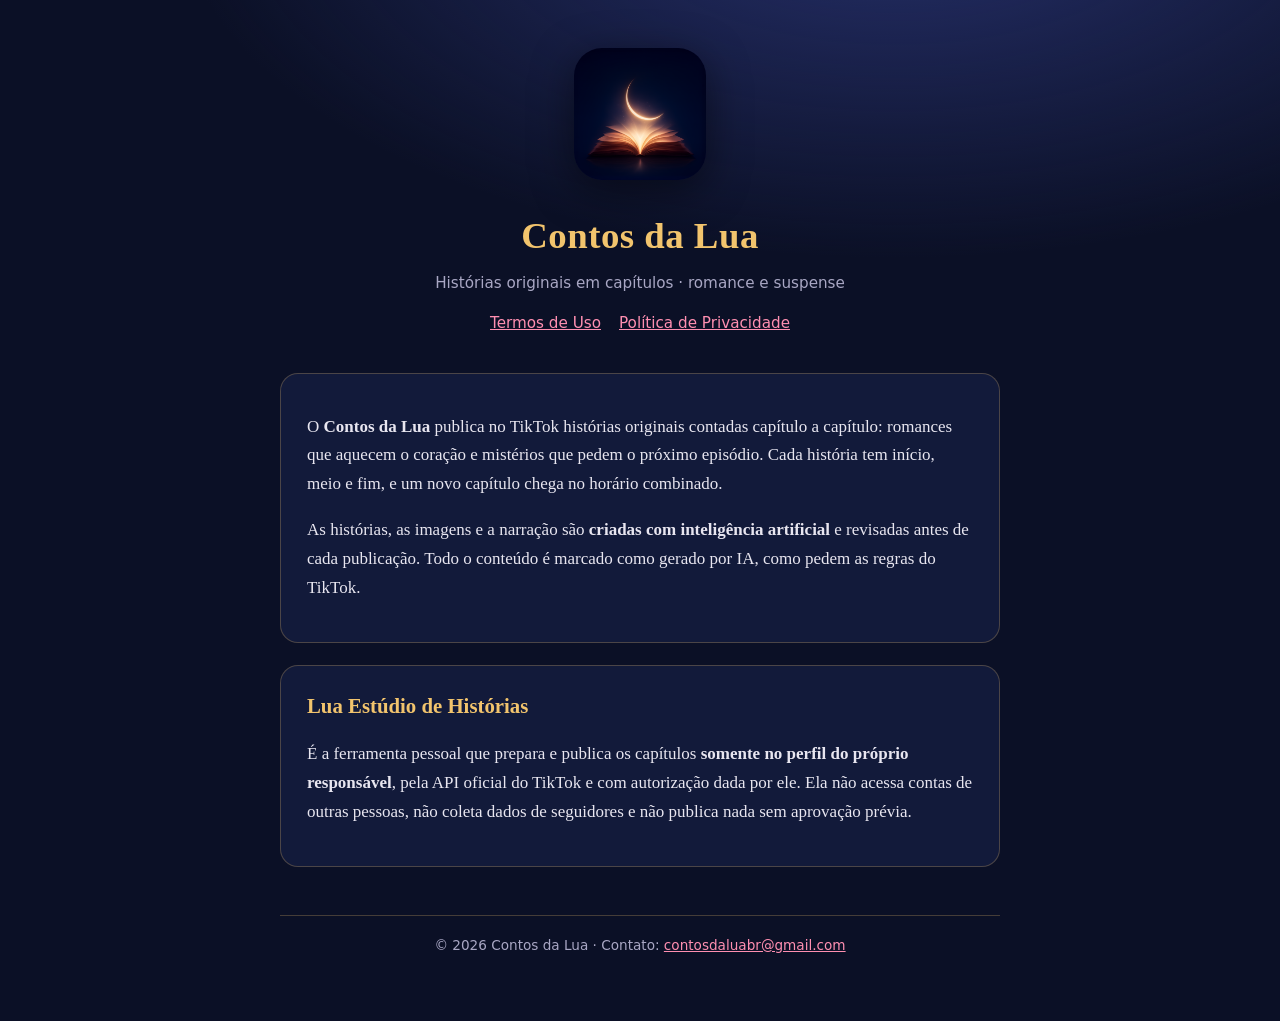
<file: index.html>
<!doctype html>
<html lang="pt-BR"><head><meta charset="utf-8"><meta name="viewport" content="width=device-width,initial-scale=1">
<title>Contos da Lua — histórias em capítulos</title>
<meta name="description" content="Contos da Lua: histórias originais de romance e suspense em capítulos, com imagens e narração criadas com IA.">
<link rel="icon" href="icone.png"><link rel="stylesheet" href="estilo.css"></head>
<body><main>
<header><img src="icone.png" alt="Ícone do Contos da Lua: lua crescente sobre um livro aberto">
<h1>Contos da Lua</h1><div class="sub">Histórias originais em capítulos · romance e suspense</div>
<nav><a href="termos/">Termos de Uso</a><a href="privacidade/">Política de Privacidade</a></nav></header>
<div class="cartao"><p>O <b>Contos da Lua</b> publica no TikTok histórias originais contadas capítulo a capítulo: romances que aquecem o
coração e mistérios que pedem o próximo episódio. Cada história tem início, meio e fim, e um novo capítulo chega no horário
combinado.</p>
<p>As histórias, as imagens e a narração são <b>criadas com inteligência artificial</b> e revisadas antes de cada publicação.
Todo o conteúdo é marcado como gerado por IA, como pedem as regras do TikTok.</p></div>
<div class="cartao"><h2 style="margin-top:0">Lua Estúdio de Histórias</h2>
<p>É a ferramenta pessoal que prepara e publica os capítulos <b>somente no perfil do próprio responsável</b>, pela API
oficial do TikTok e com autorização dada por ele. Ela não acessa contas de outras pessoas, não coleta dados de seguidores e
não publica nada sem aprovação prévia.</p></div>
<footer>© 2026 Contos da Lua · Contato: <a href="mailto:contosdaluabr@gmail.com">contosdaluabr@gmail.com</a></footer>
</main></body></html>
</file>
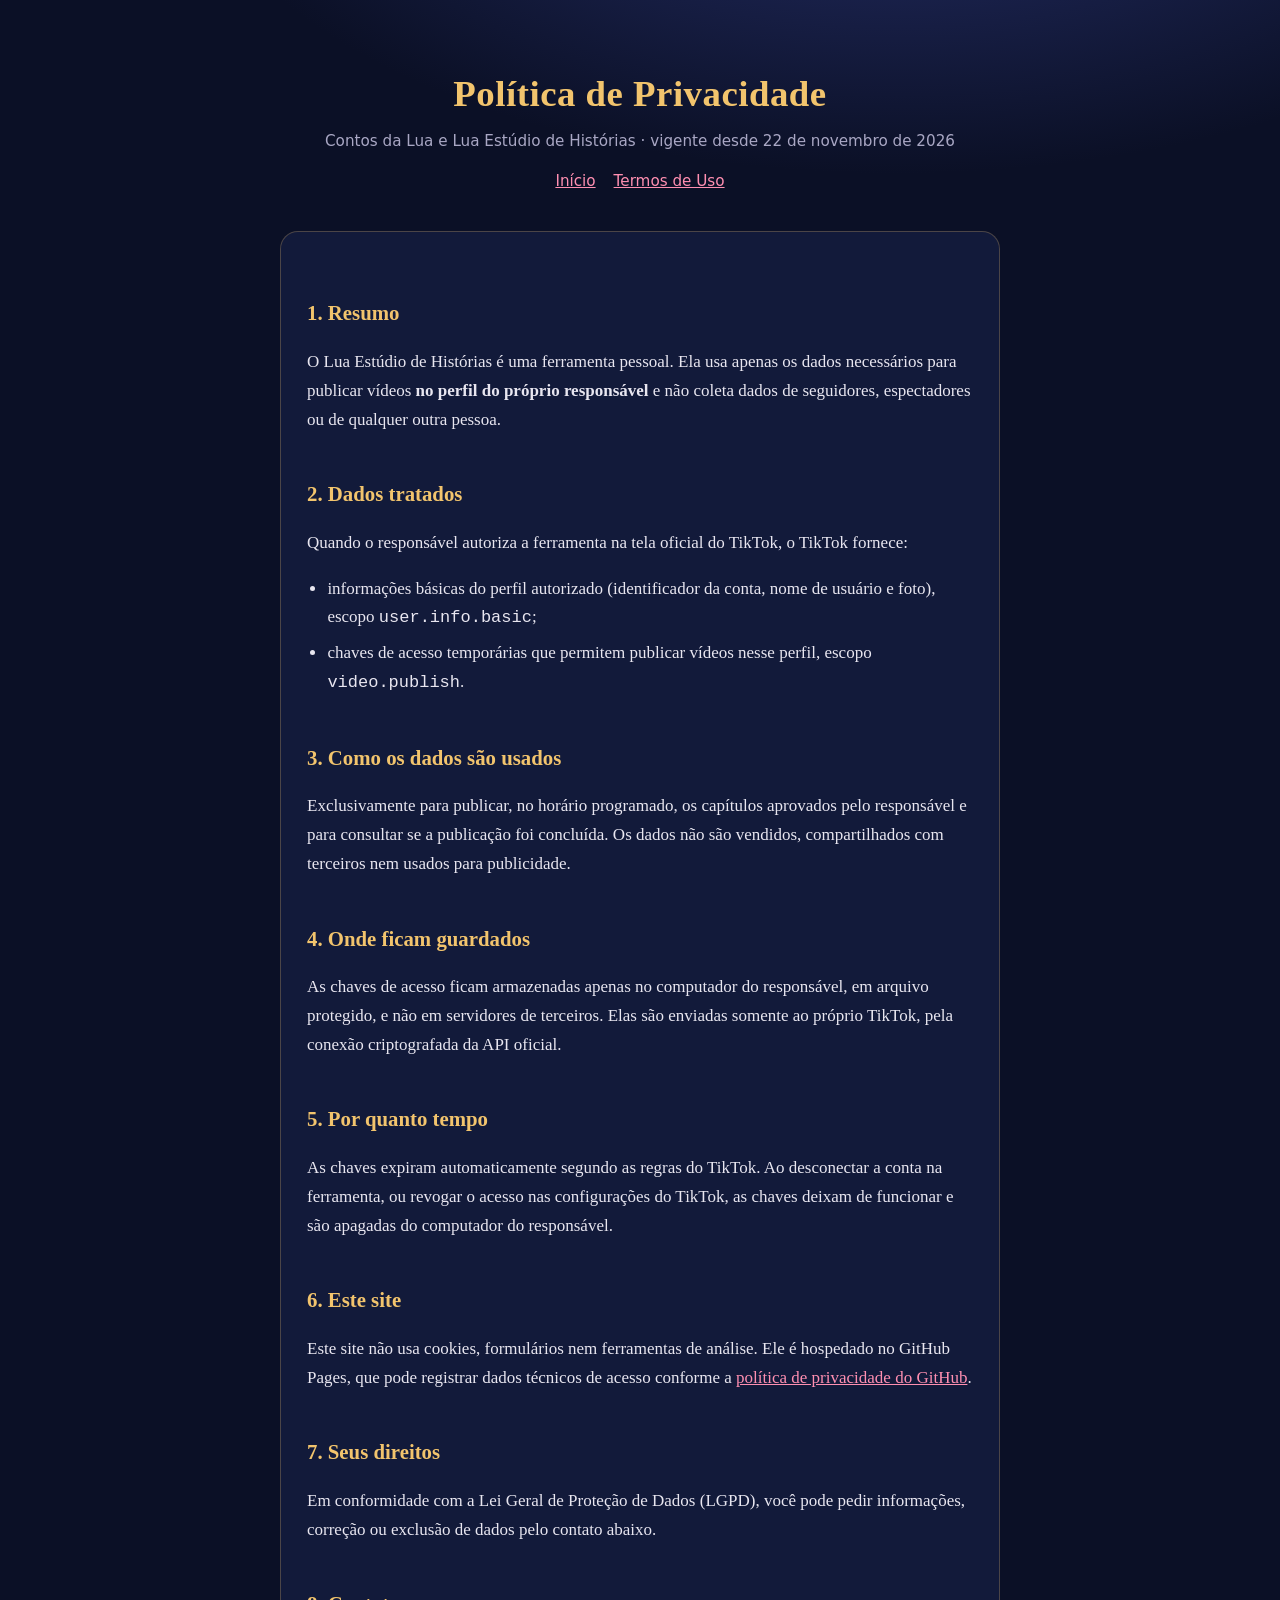
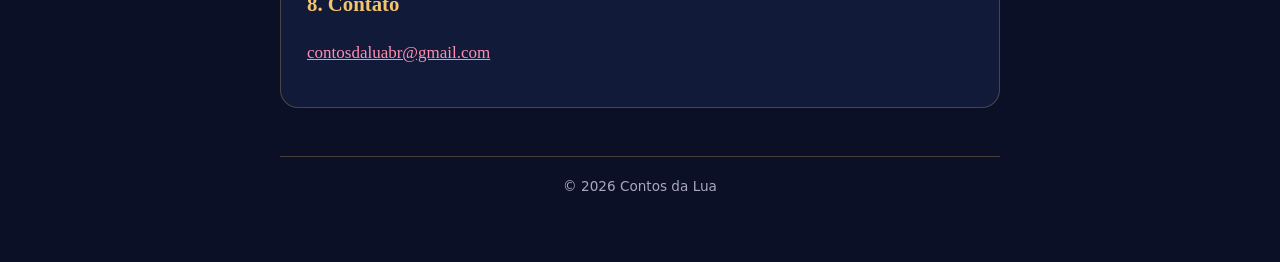
<file: privacidade/index.html>
<!doctype html>
<html lang="pt-BR"><head><meta charset="utf-8"><meta name="viewport" content="width=device-width,initial-scale=1">
<title>Política de Privacidade — Contos da Lua</title><link rel="icon" href="../icone.png"><link rel="stylesheet" href="../estilo.css"></head>
<body><main>
<header><h1>Política de Privacidade</h1><div class="sub">Contos da Lua e Lua Estúdio de Histórias · vigente desde 22 de novembro de 2026</div>
<nav><a href="../">Início</a><a href="../termos/">Termos de Uso</a></nav></header>
<div class="cartao">
<h2>1. Resumo</h2>
<p>O Lua Estúdio de Histórias é uma ferramenta pessoal. Ela usa apenas os dados necessários para publicar vídeos <b>no perfil
do próprio responsável</b> e não coleta dados de seguidores, espectadores ou de qualquer outra pessoa.</p>
<h2>2. Dados tratados</h2>
<p>Quando o responsável autoriza a ferramenta na tela oficial do TikTok, o TikTok fornece:</p>
<ul>
<li>informações básicas do perfil autorizado (identificador da conta, nome de usuário e foto), escopo
<code>user.info.basic</code>;</li>
<li>chaves de acesso temporárias que permitem publicar vídeos nesse perfil, escopo <code>video.publish</code>.</li>
</ul>
<h2>3. Como os dados são usados</h2>
<p>Exclusivamente para publicar, no horário programado, os capítulos aprovados pelo responsável e para consultar se a
publicação foi concluída. Os dados não são vendidos, compartilhados com terceiros nem usados para publicidade.</p>
<h2>4. Onde ficam guardados</h2>
<p>As chaves de acesso ficam armazenadas apenas no computador do responsável, em arquivo protegido, e não em servidores de
terceiros. Elas são enviadas somente ao próprio TikTok, pela conexão criptografada da API oficial.</p>
<h2>5. Por quanto tempo</h2>
<p>As chaves expiram automaticamente segundo as regras do TikTok. Ao desconectar a conta na ferramenta, ou revogar o acesso nas
configurações do TikTok, as chaves deixam de funcionar e são apagadas do computador do responsável.</p>
<h2>6. Este site</h2>
<p>Este site não usa cookies, formulários nem ferramentas de análise. Ele é hospedado no GitHub Pages, que pode registrar dados
técnicos de acesso conforme a <a href="https://docs.github.com/pt/site-policy/privacy-policies/github-general-privacy-statement">política
de privacidade do GitHub</a>.</p>
<h2>7. Seus direitos</h2>
<p>Em conformidade com a Lei Geral de Proteção de Dados (LGPD), você pode pedir informações, correção ou exclusão de dados
pelo contato abaixo.</p>
<h2>8. Contato</h2>
<p><a href="mailto:contosdaluabr@gmail.com">contosdaluabr@gmail.com</a></p>
</div>
<footer>© 2026 Contos da Lua</footer>
</main></body></html>
</file>
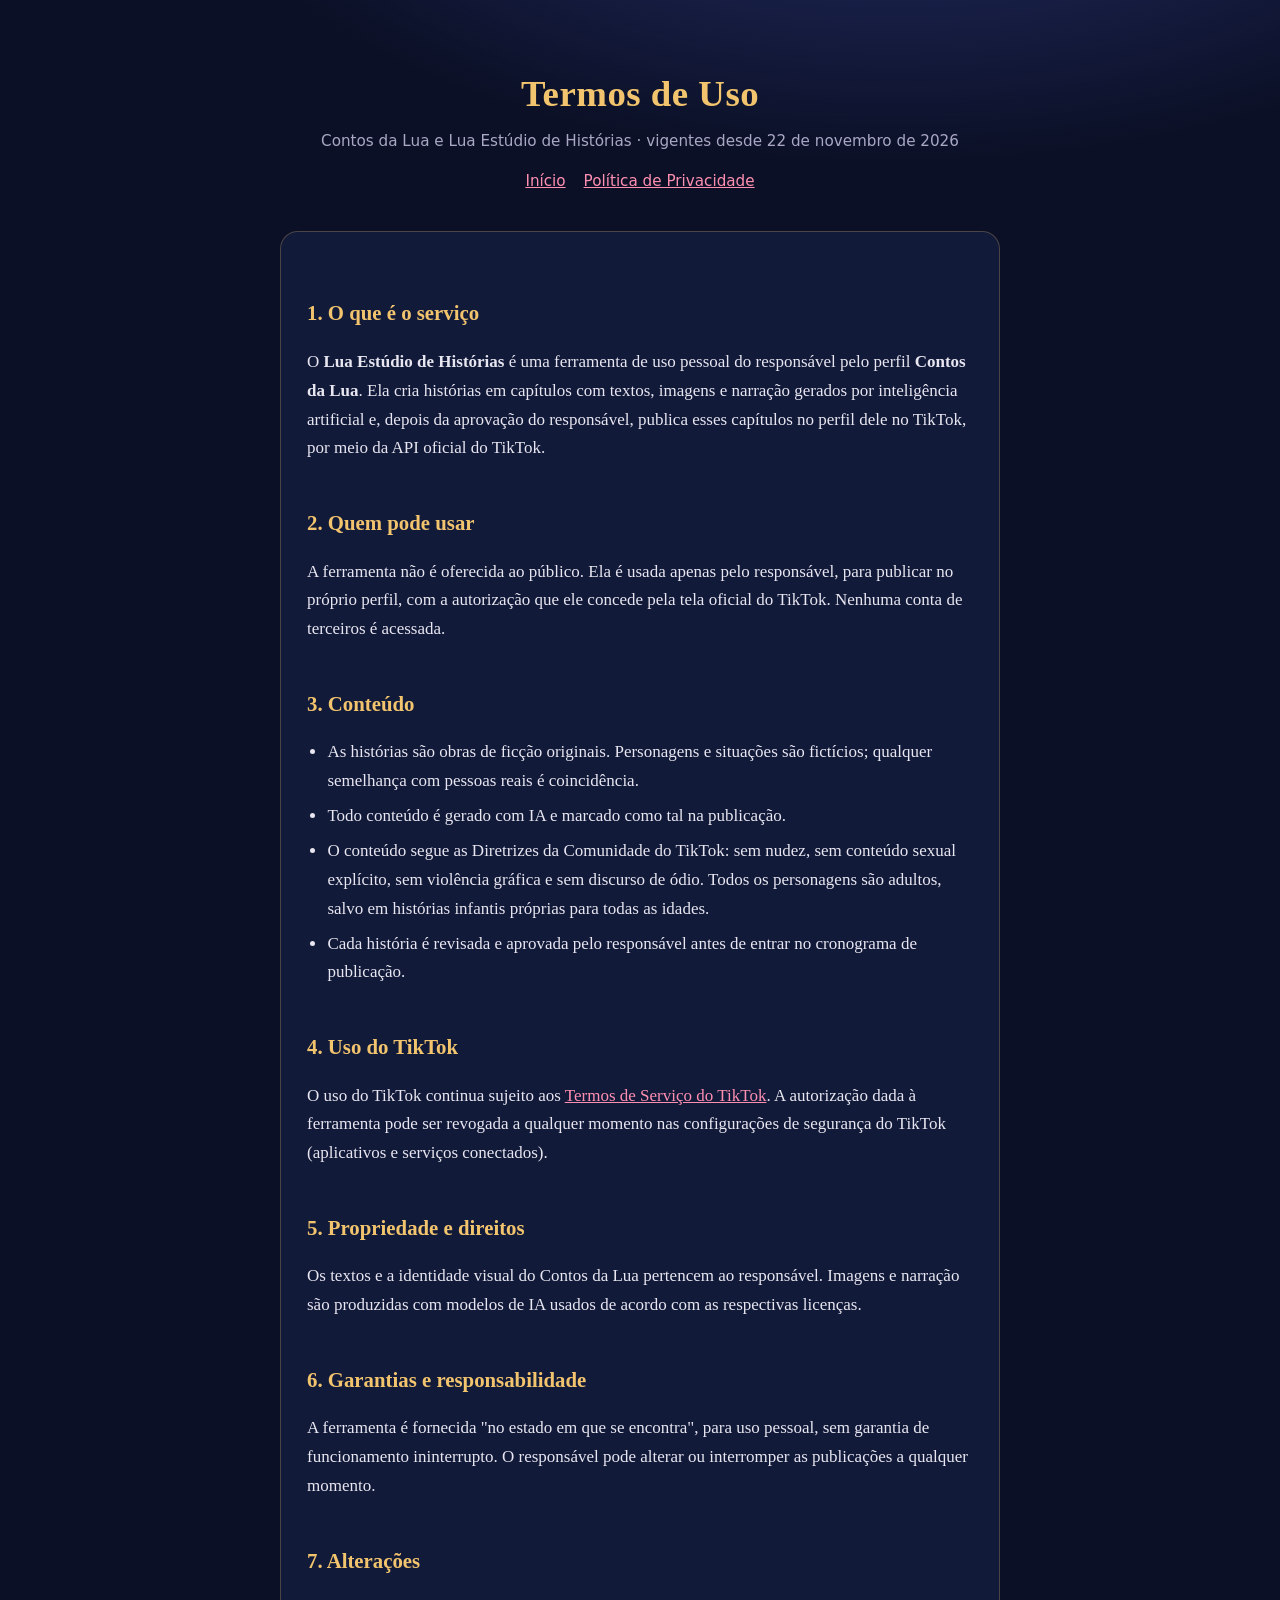
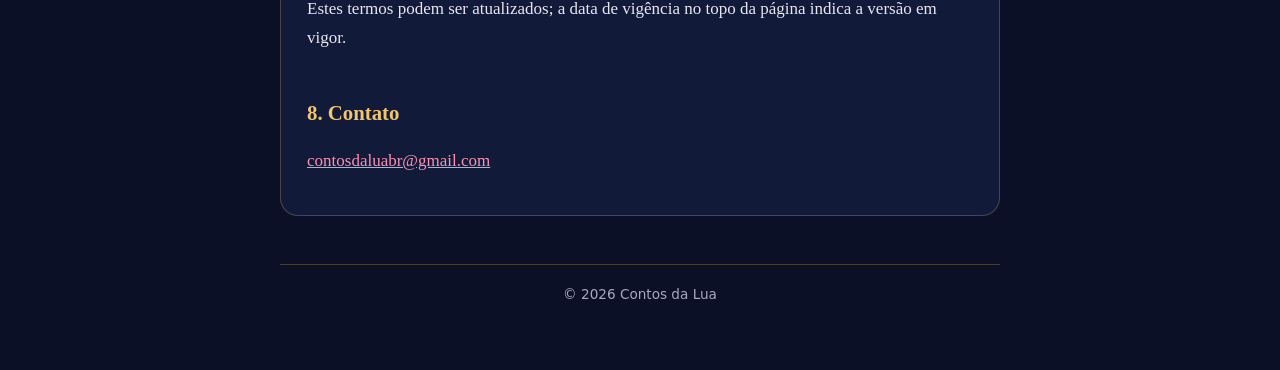
<file: termos/index.html>
<!doctype html>
<html lang="pt-BR"><head><meta charset="utf-8"><meta name="viewport" content="width=device-width,initial-scale=1">
<title>Termos de Uso — Contos da Lua</title><link rel="icon" href="../icone.png"><link rel="stylesheet" href="../estilo.css"></head>
<body><main>
<header><h1>Termos de Uso</h1><div class="sub">Contos da Lua e Lua Estúdio de Histórias · vigentes desde 22 de novembro de 2026</div>
<nav><a href="../">Início</a><a href="../privacidade/">Política de Privacidade</a></nav></header>
<div class="cartao">
<h2>1. O que é o serviço</h2>
<p>O <b>Lua Estúdio de Histórias</b> é uma ferramenta de uso pessoal do responsável pelo perfil <b>Contos da Lua</b>. Ela
cria histórias em capítulos com textos, imagens e narração gerados por inteligência artificial e, depois da aprovação do
responsável, publica esses capítulos no perfil dele no TikTok, por meio da API oficial do TikTok.</p>
<h2>2. Quem pode usar</h2>
<p>A ferramenta não é oferecida ao público. Ela é usada apenas pelo responsável, para publicar no próprio perfil, com a
autorização que ele concede pela tela oficial do TikTok. Nenhuma conta de terceiros é acessada.</p>
<h2>3. Conteúdo</h2>
<ul>
<li>As histórias são obras de ficção originais. Personagens e situações são fictícios; qualquer semelhança com pessoas reais
é coincidência.</li>
<li>Todo conteúdo é gerado com IA e marcado como tal na publicação.</li>
<li>O conteúdo segue as Diretrizes da Comunidade do TikTok: sem nudez, sem conteúdo sexual explícito, sem violência gráfica e
sem discurso de ódio. Todos os personagens são adultos, salvo em histórias infantis próprias para todas as idades.</li>
<li>Cada história é revisada e aprovada pelo responsável antes de entrar no cronograma de publicação.</li>
</ul>
<h2>4. Uso do TikTok</h2>
<p>O uso do TikTok continua sujeito aos <a href="https://www.tiktok.com/legal/page/row/terms-of-service/pt-BR">Termos de
Serviço do TikTok</a>. A autorização dada à ferramenta pode ser revogada a qualquer momento nas configurações de segurança do
TikTok (aplicativos e serviços conectados).</p>
<h2>5. Propriedade e direitos</h2>
<p>Os textos e a identidade visual do Contos da Lua pertencem ao responsável. Imagens e narração são produzidas com modelos de
IA usados de acordo com as respectivas licenças.</p>
<h2>6. Garantias e responsabilidade</h2>
<p>A ferramenta é fornecida "no estado em que se encontra", para uso pessoal, sem garantia de funcionamento ininterrupto.
O responsável pode alterar ou interromper as publicações a qualquer momento.</p>
<h2>7. Alterações</h2>
<p>Estes termos podem ser atualizados; a data de vigência no topo da página indica a versão em vigor.</p>
<h2>8. Contato</h2>
<p><a href="mailto:contosdaluabr@gmail.com">contosdaluabr@gmail.com</a></p>
</div>
<footer>© 2026 Contos da Lua</footer>
</main></body></html>
</file>
<file: estilo.css>
:root{--fundo:#0b1026;--cartao:#121a3a;--texto:#e8e6f0;--sub:#a9a7c4;--ouro:#f2c46d;--rosa:#ff8fb1;--borda:rgba(242,196,109,.25)}
*{box-sizing:border-box}html,body{margin:0;background:var(--fundo);color:var(--texto)}
body{font:17px/1.7 Georgia,"Noto Serif",serif;background:radial-gradient(1200px 600px at 70% -10%,#26306b 0,transparent 60%),var(--fundo);min-height:100vh}
main{max-width:760px;margin:0 auto;padding:48px 20px 64px}
header{text-align:center;margin-bottom:36px}header img{width:132px;height:132px;border-radius:28px;box-shadow:0 10px 40px rgba(0,0,0,.5)}
h1{font-size:2.3rem;margin:.4em 0 .1em;color:var(--ouro);letter-spacing:.5px}h2{color:var(--ouro);font-size:1.3rem;margin-top:2em}
.sub{color:var(--sub);font-family:system-ui,sans-serif;font-size:.95rem}
.cartao{background:var(--cartao);border:1px solid var(--borda);border-radius:18px;padding:22px 26px;margin:22px 0}
a{color:var(--rosa)}nav{display:flex;gap:18px;justify-content:center;flex-wrap:wrap;font-family:system-ui,sans-serif;font-size:.95rem;margin-top:14px}
footer{text-align:center;color:var(--sub);font-family:system-ui,sans-serif;font-size:.85rem;margin-top:48px;border-top:1px solid var(--borda);padding-top:18px}
ul{padding-left:1.2em}li{margin:.35em 0}
</file>
